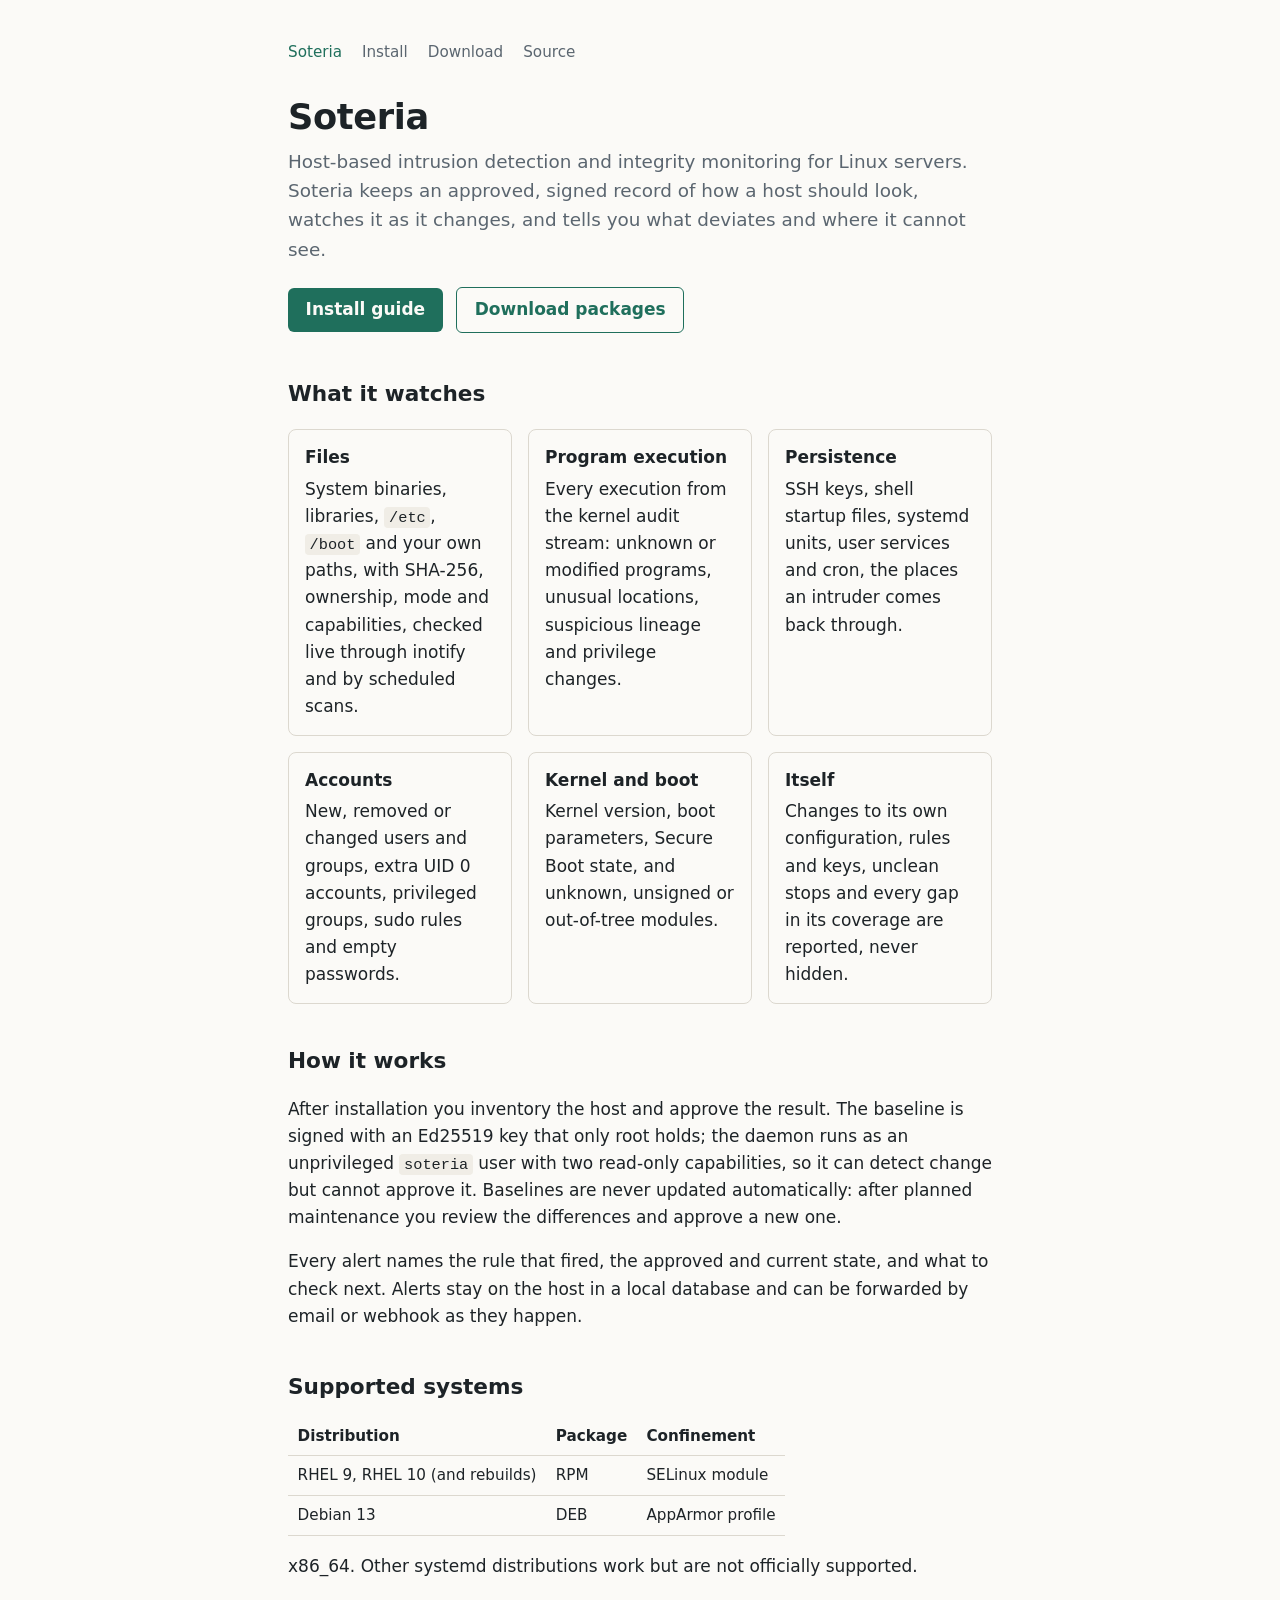
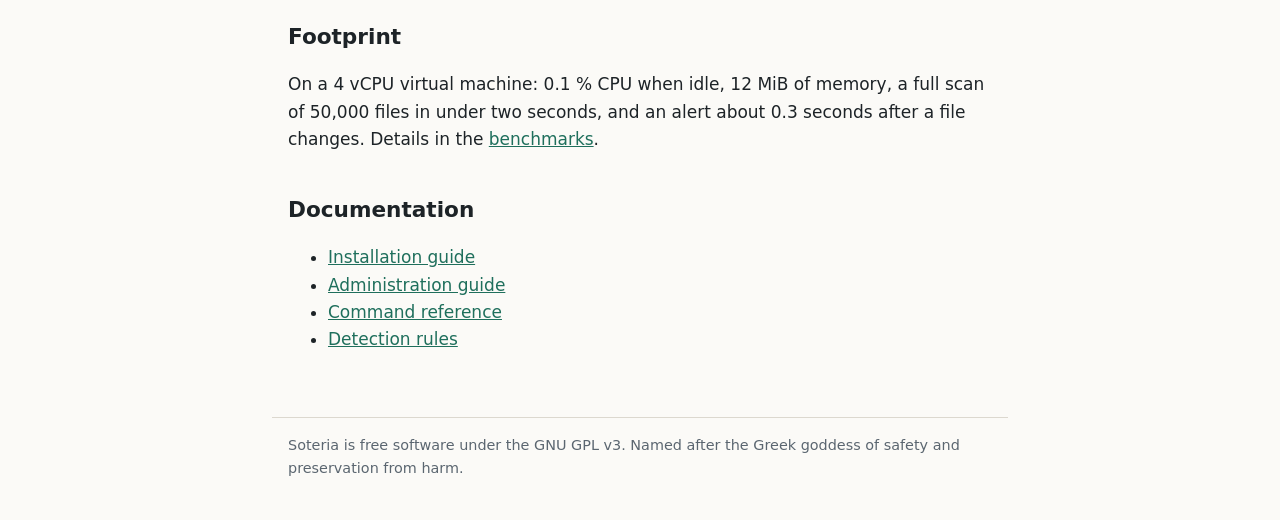
<file: site/index.html>
<!doctype html>
<html lang="en">
<head>
<meta charset="utf-8">
<meta name="viewport" content="width=device-width, initial-scale=1">
<title>Soteria</title>
<meta name="description" content="Soteria: host-based intrusion detection and integrity monitoring for Linux servers, written in Rust.">
<link rel="stylesheet" href="style.css">
</head>
<body>
<header>
  <nav>
    <a href="./" aria-current="page">Soteria</a>
    <a href="install.html">Install</a>
    <a href="https://github.com/dd0c/Soteria/releases/latest">Download</a>
    <a href="https://github.com/dd0c/Soteria">Source</a>
  </nav>
  <h1>Soteria</h1>
  <p class="lede">Host-based intrusion detection and integrity monitoring for
  Linux servers. Soteria keeps an approved, signed record of how a host
  should look, watches it as it changes, and tells you what deviates and
  where it cannot see.</p>
  <p>
    <a class="button" href="install.html">Install guide</a>
    <a class="button secondary" href="https://github.com/dd0c/Soteria/releases/latest">Download packages</a>
  </p>
</header>
<main>
  <h2>What it watches</h2>
  <ul class="features">
    <li><strong>Files</strong>System binaries, libraries, <code>/etc</code>, <code>/boot</code> and your own paths, with SHA-256, ownership, mode and capabilities, checked live through inotify and by scheduled scans.</li>
    <li><strong>Program execution</strong>Every execution from the kernel audit stream: unknown or modified programs, unusual locations, suspicious lineage and privilege changes.</li>
    <li><strong>Persistence</strong>SSH keys, shell startup files, systemd units, user services and cron, the places an intruder comes back through.</li>
    <li><strong>Accounts</strong>New, removed or changed users and groups, extra UID 0 accounts, privileged groups, sudo rules and empty passwords.</li>
    <li><strong>Kernel and boot</strong>Kernel version, boot parameters, Secure Boot state, and unknown, unsigned or out-of-tree modules.</li>
    <li><strong>Itself</strong>Changes to its own configuration, rules and keys, unclean stops and every gap in its coverage are reported, never hidden.</li>
  </ul>

  <h2>How it works</h2>
  <p>After installation you inventory the host and approve the result. The
  baseline is signed with an Ed25519 key that only root holds; the daemon
  runs as an unprivileged <code>soteria</code> user with two read-only
  capabilities, so it can detect change but cannot approve it.
  Baselines are never updated automatically: after planned maintenance you
  review the differences and approve a new one.</p>
  <p>Every alert names the rule that fired, the approved and current state,
  and what to check next. Alerts stay on the host in a local database and
  can be forwarded by email or webhook as they happen.</p>

  <h2>Supported systems</h2>
  <table>
    <tr><th>Distribution</th><th>Package</th><th>Confinement</th></tr>
    <tr><td>RHEL 9, RHEL 10 (and rebuilds)</td><td>RPM</td><td>SELinux module</td></tr>
    <tr><td>Debian 13</td><td>DEB</td><td>AppArmor profile</td></tr>
  </table>
  <p>x86_64. Other systemd distributions work but are not officially
  supported.</p>

  <h2>Footprint</h2>
  <p>On a 4 vCPU virtual machine: 0.1&nbsp;% CPU when idle, 12&nbsp;MiB of
  memory, a full scan of 50,000 files in under two seconds, and an alert
  about 0.3&nbsp;seconds after a file changes. Details in the
  <a href="https://github.com/dd0c/Soteria/blob/main/docs/BENCHMARKS.md">benchmarks</a>.</p>

  <h2>Documentation</h2>
  <ul>
    <li><a href="install.html">Installation guide</a></li>
    <li><a href="https://github.com/dd0c/Soteria/blob/main/docs/ADMIN.md">Administration guide</a></li>
    <li><a href="https://github.com/dd0c/Soteria/blob/main/docs/CLI.md">Command reference</a></li>
    <li><a href="https://github.com/dd0c/Soteria/blob/main/docs/RULES.md">Detection rules</a></li>
  </ul>
</main>
<footer>
  Soteria is free software under the GNU GPL v3. Named after the Greek
  goddess of safety and preservation from harm.
</footer>
</body>
</html>
</file>
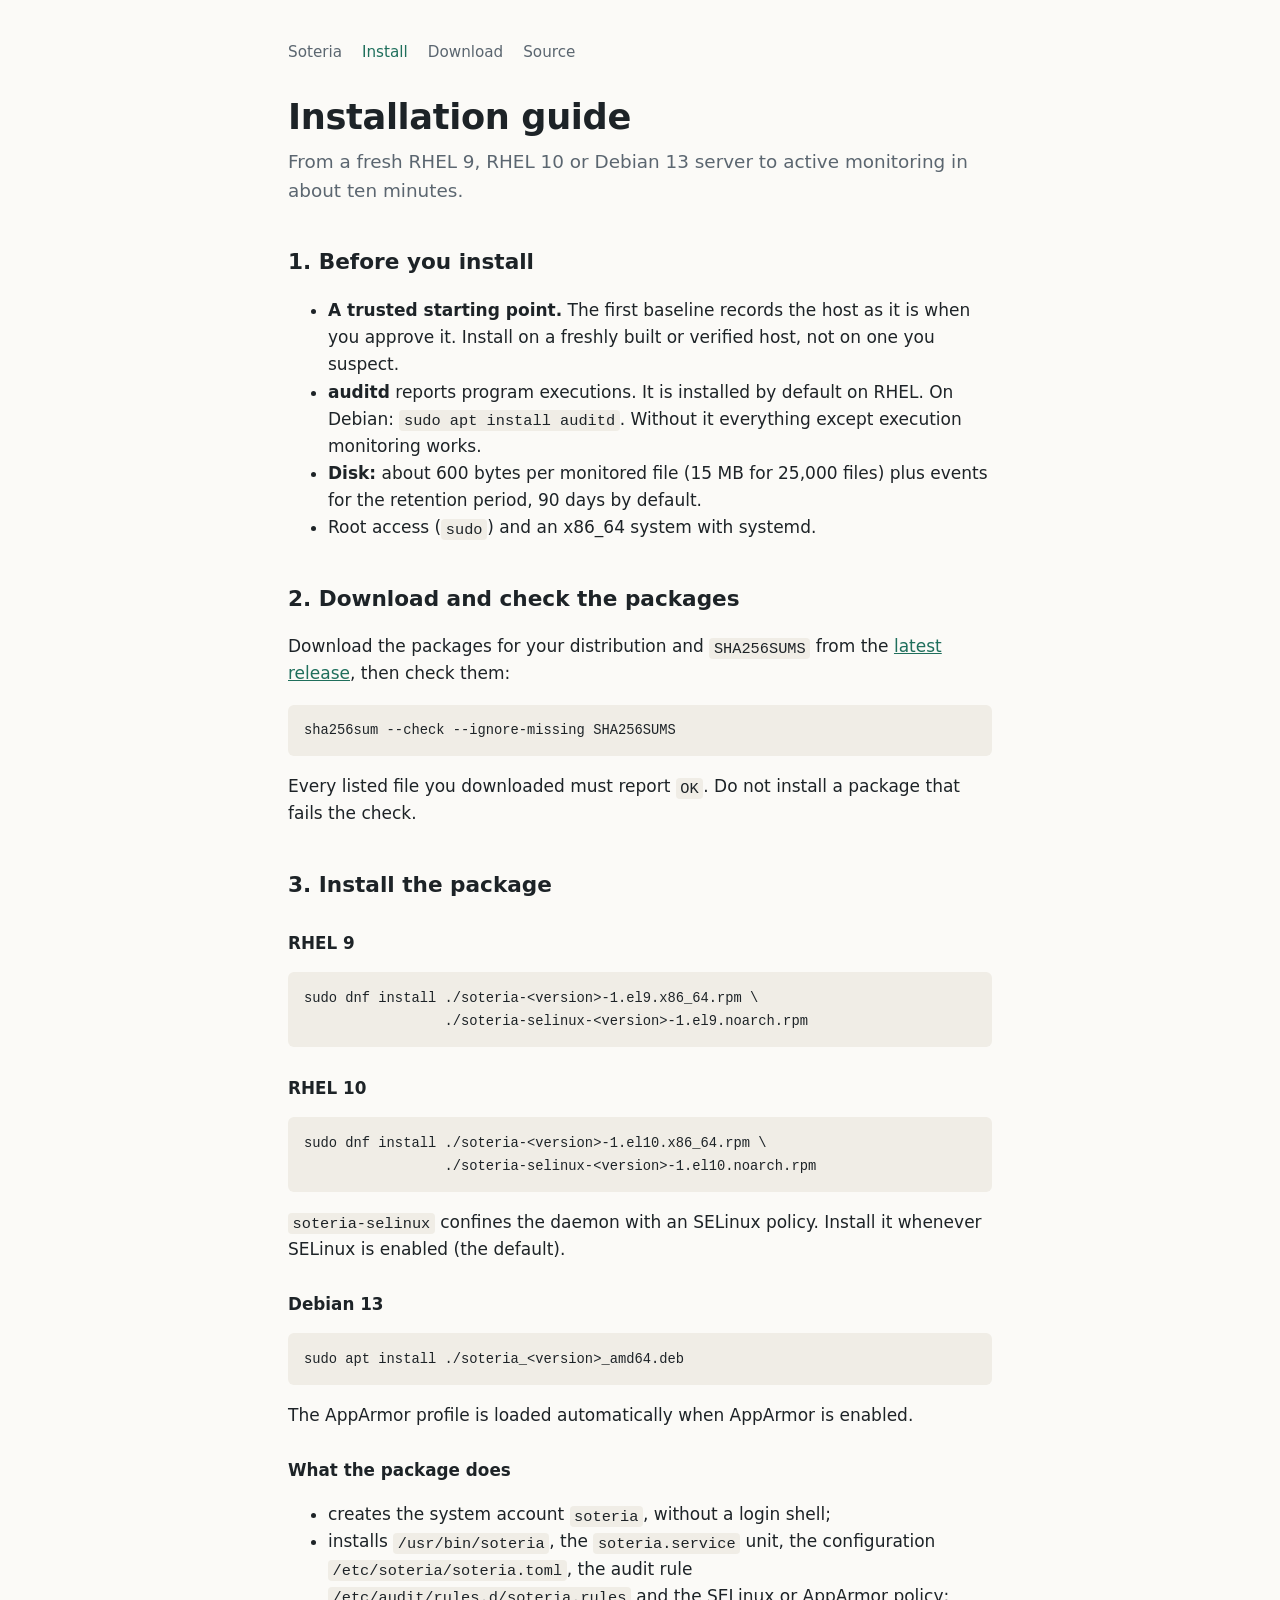
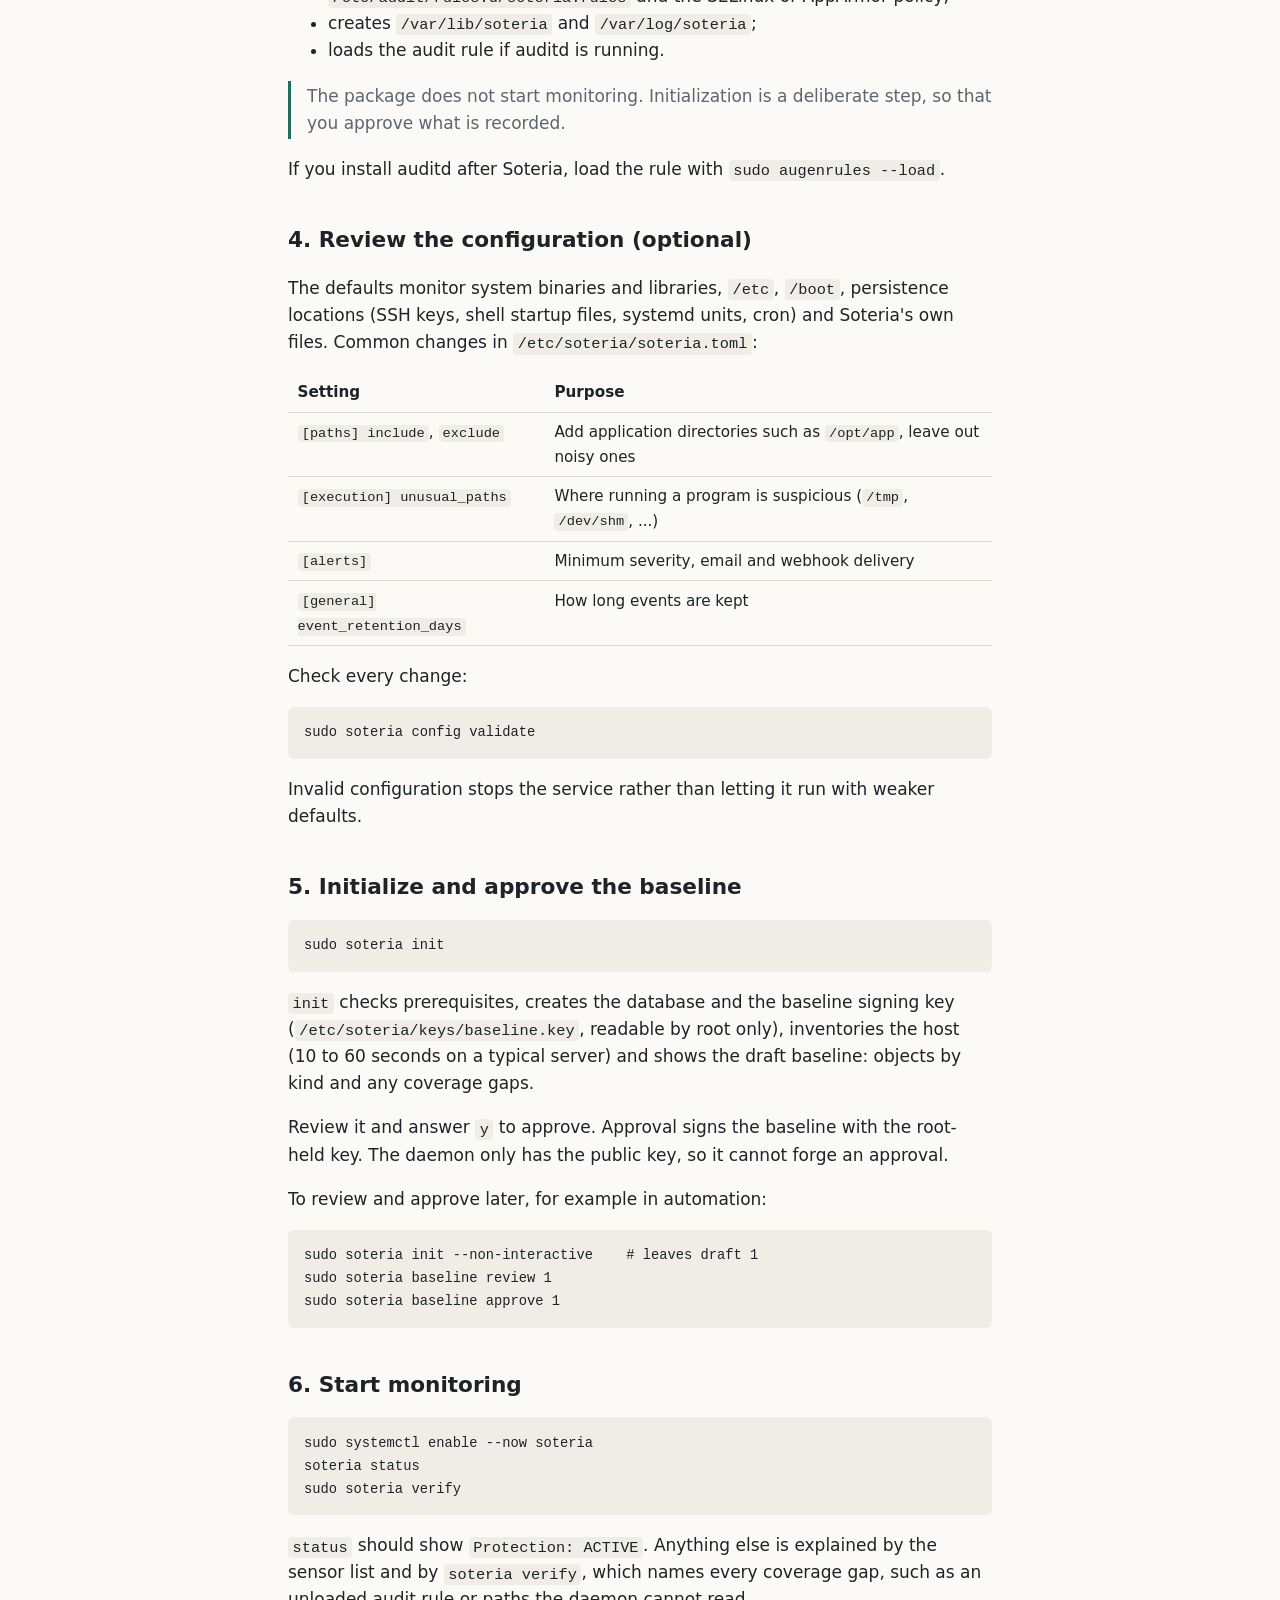
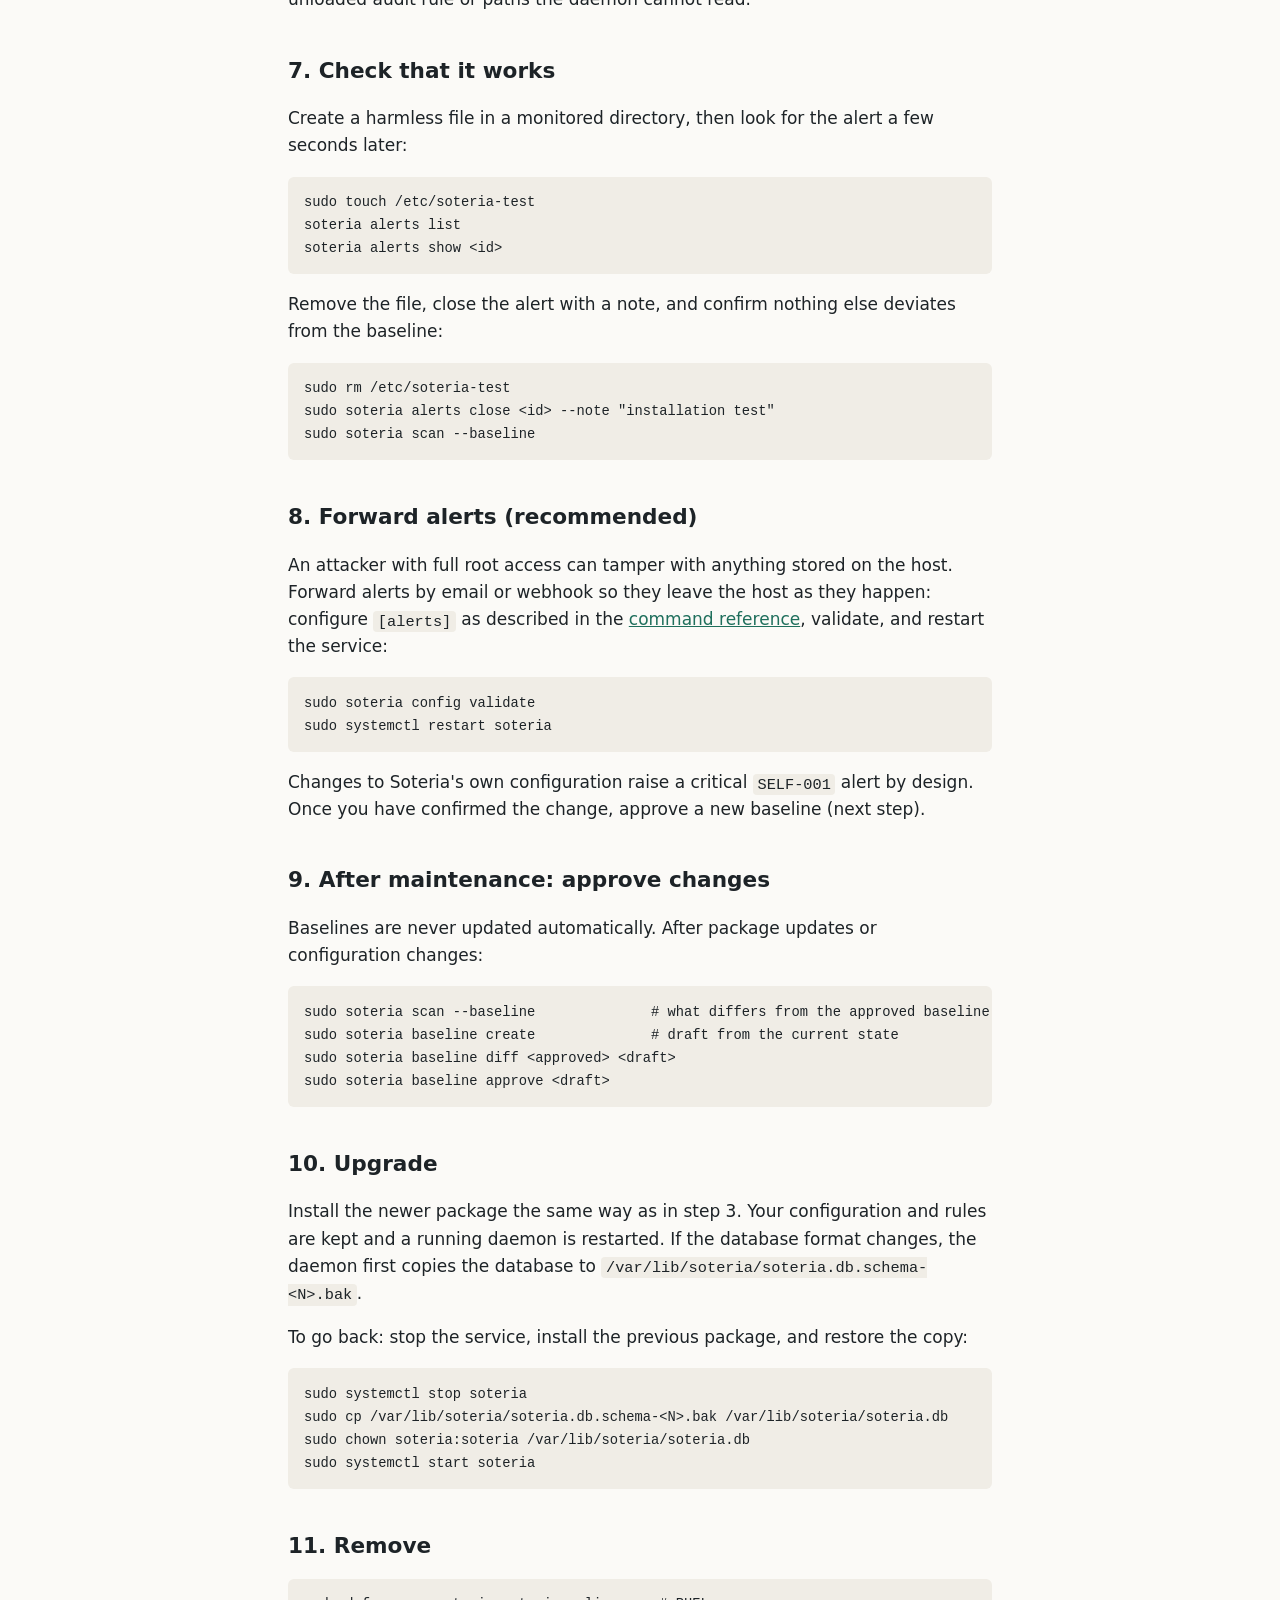
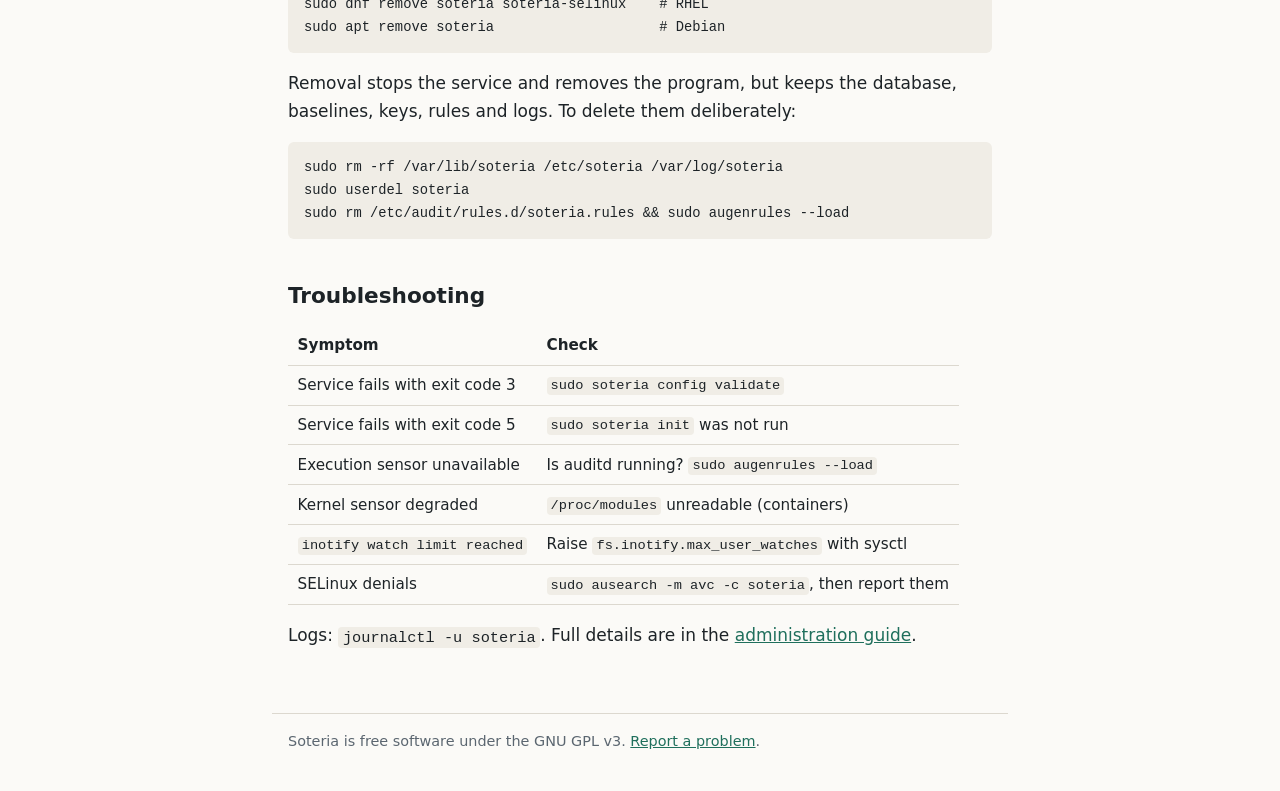
<file: site/install.html>
<!doctype html>
<html lang="en">
<head>
<meta charset="utf-8">
<meta name="viewport" content="width=device-width, initial-scale=1">
<title>Install Soteria</title>
<meta name="description" content="Step-by-step installation of Soteria on RHEL 9, RHEL 10 and Debian 13.">
<link rel="stylesheet" href="style.css">
</head>
<body>
<header>
  <nav>
    <a href="./">Soteria</a>
    <a href="install.html" aria-current="page">Install</a>
    <a href="https://github.com/dd0c/Soteria/releases/latest">Download</a>
    <a href="https://github.com/dd0c/Soteria">Source</a>
  </nav>
  <h1>Installation guide</h1>
  <p class="lede">From a fresh RHEL 9, RHEL 10 or Debian 13 server to active
  monitoring in about ten minutes.</p>
</header>
<main>
  <h2>1. Before you install</h2>
  <ul>
    <li><strong>A trusted starting point.</strong> The first baseline records
    the host as it is when you approve it. Install on a freshly built or
    verified host, not on one you suspect.</li>
    <li><strong>auditd</strong> reports program executions. It is installed
    by default on RHEL. On Debian: <code>sudo apt install auditd</code>.
    Without it everything except execution monitoring works.</li>
    <li><strong>Disk:</strong> about 600 bytes per monitored file (15 MB for
    25,000 files) plus events for the retention period, 90 days by
    default.</li>
    <li>Root access (<code>sudo</code>) and an x86_64 system with systemd.</li>
  </ul>

  <h2>2. Download and check the packages</h2>
  <p>Download the packages for your distribution and
  <code>SHA256SUMS</code> from the
  <a href="https://github.com/dd0c/Soteria/releases/latest">latest release</a>,
  then check them:</p>
<pre><code>sha256sum --check --ignore-missing SHA256SUMS</code></pre>
  <p>Every listed file you downloaded must report <code>OK</code>. Do not
  install a package that fails the check.</p>

  <h2>3. Install the package</h2>
  <h3>RHEL 9</h3>
<pre><code>sudo dnf install ./soteria-&lt;version&gt;-1.el9.x86_64.rpm \
                 ./soteria-selinux-&lt;version&gt;-1.el9.noarch.rpm</code></pre>
  <h3>RHEL 10</h3>
<pre><code>sudo dnf install ./soteria-&lt;version&gt;-1.el10.x86_64.rpm \
                 ./soteria-selinux-&lt;version&gt;-1.el10.noarch.rpm</code></pre>
  <p><code>soteria-selinux</code> confines the daemon with an SELinux
  policy. Install it whenever SELinux is enabled (the default).</p>
  <h3>Debian 13</h3>
<pre><code>sudo apt install ./soteria_&lt;version&gt;_amd64.deb</code></pre>
  <p>The AppArmor profile is loaded automatically when AppArmor is
  enabled.</p>

  <h3>What the package does</h3>
  <ul>
    <li>creates the system account <code>soteria</code>, without a login shell;</li>
    <li>installs <code>/usr/bin/soteria</code>, the <code>soteria.service</code>
    unit, the configuration <code>/etc/soteria/soteria.toml</code>, the audit
    rule <code>/etc/audit/rules.d/soteria.rules</code> and the SELinux or
    AppArmor policy;</li>
    <li>creates <code>/var/lib/soteria</code> and <code>/var/log/soteria</code>;</li>
    <li>loads the audit rule if auditd is running.</li>
  </ul>
  <p class="note">The package does not start monitoring. Initialization is a
  deliberate step, so that you approve what is recorded.</p>
  <p>If you install auditd after Soteria, load the rule with
  <code>sudo augenrules --load</code>.</p>

  <h2>4. Review the configuration (optional)</h2>
  <p>The defaults monitor system binaries and libraries, <code>/etc</code>,
  <code>/boot</code>, persistence locations (SSH keys, shell startup files,
  systemd units, cron) and Soteria's own files. Common changes in
  <code>/etc/soteria/soteria.toml</code>:</p>
  <table>
    <tr><th>Setting</th><th>Purpose</th></tr>
    <tr><td><code>[paths] include</code>, <code>exclude</code></td><td>Add application directories such as <code>/opt/app</code>, leave out noisy ones</td></tr>
    <tr><td><code>[execution] unusual_paths</code></td><td>Where running a program is suspicious (<code>/tmp</code>, <code>/dev/shm</code>, ...)</td></tr>
    <tr><td><code>[alerts]</code></td><td>Minimum severity, email and webhook delivery</td></tr>
    <tr><td><code>[general] event_retention_days</code></td><td>How long events are kept</td></tr>
  </table>
  <p>Check every change:</p>
<pre><code>sudo soteria config validate</code></pre>
  <p>Invalid configuration stops the service rather than letting it run with
  weaker defaults.</p>

  <h2>5. Initialize and approve the baseline</h2>
<pre><code>sudo soteria init</code></pre>
  <p><code>init</code> checks prerequisites, creates the database and the
  baseline signing key (<code>/etc/soteria/keys/baseline.key</code>,
  readable by root only), inventories the host (10 to 60 seconds on a
  typical server) and shows the draft baseline: objects by kind and any
  coverage gaps.</p>
  <p>Review it and answer <code>y</code> to approve. Approval signs the
  baseline with the root-held key. The daemon only has the public key, so it
  cannot forge an approval.</p>
  <p>To review and approve later, for example in automation:</p>
<pre><code>sudo soteria init --non-interactive    # leaves draft 1
sudo soteria baseline review 1
sudo soteria baseline approve 1</code></pre>

  <h2>6. Start monitoring</h2>
<pre><code>sudo systemctl enable --now soteria
soteria status
sudo soteria verify</code></pre>
  <p><code>status</code> should show <code>Protection: ACTIVE</code>.
  Anything else is explained by the sensor list and by
  <code>soteria verify</code>, which names every coverage gap, such as an
  unloaded audit rule or paths the daemon cannot read.</p>

  <h2>7. Check that it works</h2>
  <p>Create a harmless file in a monitored directory, then look for the alert
  a few seconds later:</p>
<pre><code>sudo touch /etc/soteria-test
soteria alerts list
soteria alerts show &lt;id&gt;</code></pre>
  <p>Remove the file, close the alert with a note, and confirm nothing else
  deviates from the baseline:</p>
<pre><code>sudo rm /etc/soteria-test
sudo soteria alerts close &lt;id&gt; --note "installation test"
sudo soteria scan --baseline</code></pre>

  <h2>8. Forward alerts (recommended)</h2>
  <p>An attacker with full root access can tamper with anything stored on the
  host. Forward alerts by email or webhook so they leave the host as they
  happen: configure <code>[alerts]</code> as described in the
  <a href="https://github.com/dd0c/Soteria/blob/main/docs/CLI.md#notifications">command reference</a>,
  validate, and restart the service:</p>
<pre><code>sudo soteria config validate
sudo systemctl restart soteria</code></pre>
  <p>Changes to Soteria's own configuration raise a critical
  <code>SELF-001</code> alert by design. Once you have confirmed the change,
  approve a new baseline (next step).</p>

  <h2>9. After maintenance: approve changes</h2>
  <p>Baselines are never updated automatically. After package updates or
  configuration changes:</p>
<pre><code>sudo soteria scan --baseline              # what differs from the approved baseline
sudo soteria baseline create              # draft from the current state
sudo soteria baseline diff &lt;approved&gt; &lt;draft&gt;
sudo soteria baseline approve &lt;draft&gt;</code></pre>

  <h2>10. Upgrade</h2>
  <p>Install the newer package the same way as in step 3. Your configuration
  and rules are kept and a running daemon is restarted. If the database
  format changes, the daemon first copies the database to
  <code>/var/lib/soteria/soteria.db.schema-&lt;N&gt;.bak</code>.</p>
  <p>To go back: stop the service, install the previous package, and restore
  the copy:</p>
<pre><code>sudo systemctl stop soteria
sudo cp /var/lib/soteria/soteria.db.schema-&lt;N&gt;.bak /var/lib/soteria/soteria.db
sudo chown soteria:soteria /var/lib/soteria/soteria.db
sudo systemctl start soteria</code></pre>

  <h2>11. Remove</h2>
<pre><code>sudo dnf remove soteria soteria-selinux    # RHEL
sudo apt remove soteria                    # Debian</code></pre>
  <p>Removal stops the service and removes the program, but keeps the
  database, baselines, keys, rules and logs. To delete them deliberately:</p>
<pre><code>sudo rm -rf /var/lib/soteria /etc/soteria /var/log/soteria
sudo userdel soteria
sudo rm /etc/audit/rules.d/soteria.rules &amp;&amp; sudo augenrules --load</code></pre>

  <h2>Troubleshooting</h2>
  <table>
    <tr><th>Symptom</th><th>Check</th></tr>
    <tr><td>Service fails with exit code 3</td><td><code>sudo soteria config validate</code></td></tr>
    <tr><td>Service fails with exit code 5</td><td><code>sudo soteria init</code> was not run</td></tr>
    <tr><td>Execution sensor unavailable</td><td>Is auditd running? <code>sudo augenrules --load</code></td></tr>
    <tr><td>Kernel sensor degraded</td><td><code>/proc/modules</code> unreadable (containers)</td></tr>
    <tr><td><code>inotify watch limit reached</code></td><td>Raise <code>fs.inotify.max_user_watches</code> with sysctl</td></tr>
    <tr><td>SELinux denials</td><td><code>sudo ausearch -m avc -c soteria</code>, then report them</td></tr>
  </table>
  <p>Logs: <code>journalctl -u soteria</code>. Full details are in the
  <a href="https://github.com/dd0c/Soteria/blob/main/docs/ADMIN.md">administration guide</a>.</p>
</main>
<footer>
  Soteria is free software under the GNU GPL v3.
  <a href="https://github.com/dd0c/Soteria/issues">Report a problem</a>.
</footer>
</body>
</html>
</file>
<file: site/style.css>
:root {
  --bg: #fbfaf7;
  --fg: #1d2327;
  --muted: #5b6670;
  --accent: #1f6f5c;
  --line: #dcd8cf;
  --code-bg: #f0ede6;
  color-scheme: light dark;
}
@media (prefers-color-scheme: dark) {
  :root {
    --bg: #14181b;
    --fg: #e4e6e3;
    --muted: #9aa5ad;
    --accent: #6cc4a8;
    --line: #2c3338;
    --code-bg: #1d2327;
  }
}
* { box-sizing: border-box; }
body {
  margin: 0;
  background: var(--bg);
  color: var(--fg);
  font: 17px/1.6 system-ui, -apple-system, "Segoe UI", sans-serif;
}
header, main, footer { max-width: 46rem; margin: 0 auto; padding: 0 16px; }
header { padding-top: 2.5rem; }
nav { display: flex; gap: 1.25rem; flex-wrap: wrap; margin-bottom: 2rem; font-size: .95rem; }
nav a { color: var(--muted); text-decoration: none; }
nav a:hover, nav a[aria-current] { color: var(--accent); }
h1 { font-size: 2.2rem; line-height: 1.2; margin: 0 0 .5rem; letter-spacing: -.01em; }
h2 { font-size: 1.35rem; margin: 2.5rem 0 .75rem; }
h3 { font-size: 1.05rem; margin: 1.75rem 0 .5rem; }
.lede { font-size: 1.15rem; color: var(--muted); margin-top: 0; }
a { color: var(--accent); }
code, pre { font: .9em/1.5 ui-monospace, "SF Mono", Menlo, Consolas, monospace; }
code { background: var(--code-bg); padding: .1em .3em; border-radius: 4px; }
pre { background: var(--code-bg); padding: .9rem 1rem; border-radius: 6px; overflow-x: auto; }
pre code { background: none; padding: 0; }
table { border-collapse: collapse; width: 100%; font-size: .95rem; display: block; overflow-x: auto; }
th, td { text-align: left; padding: .45rem .6rem; border-bottom: 1px solid var(--line); vertical-align: top; }
.features { list-style: none; padding: 0; display: grid; gap: 1rem; grid-template-columns: repeat(auto-fit, minmax(14rem, 1fr)); }
.features li { border: 1px solid var(--line); border-radius: 8px; padding: .9rem 1rem; }
.features strong { display: block; margin-bottom: .25rem; }
.button { display: inline-block; background: var(--accent); color: var(--bg); padding: .55rem 1.1rem; border-radius: 6px; text-decoration: none; font-weight: 600; margin: .25rem .5rem .25rem 0; }
.button.secondary { background: none; color: var(--accent); border: 1px solid var(--accent); }
.note { border-left: 3px solid var(--accent); padding: .1rem 0 .1rem 1rem; color: var(--muted); }
footer { margin-top: 4rem; padding-bottom: 2.5rem; color: var(--muted); font-size: .9rem; border-top: 1px solid var(--line); padding-top: 1rem; }
</file>
